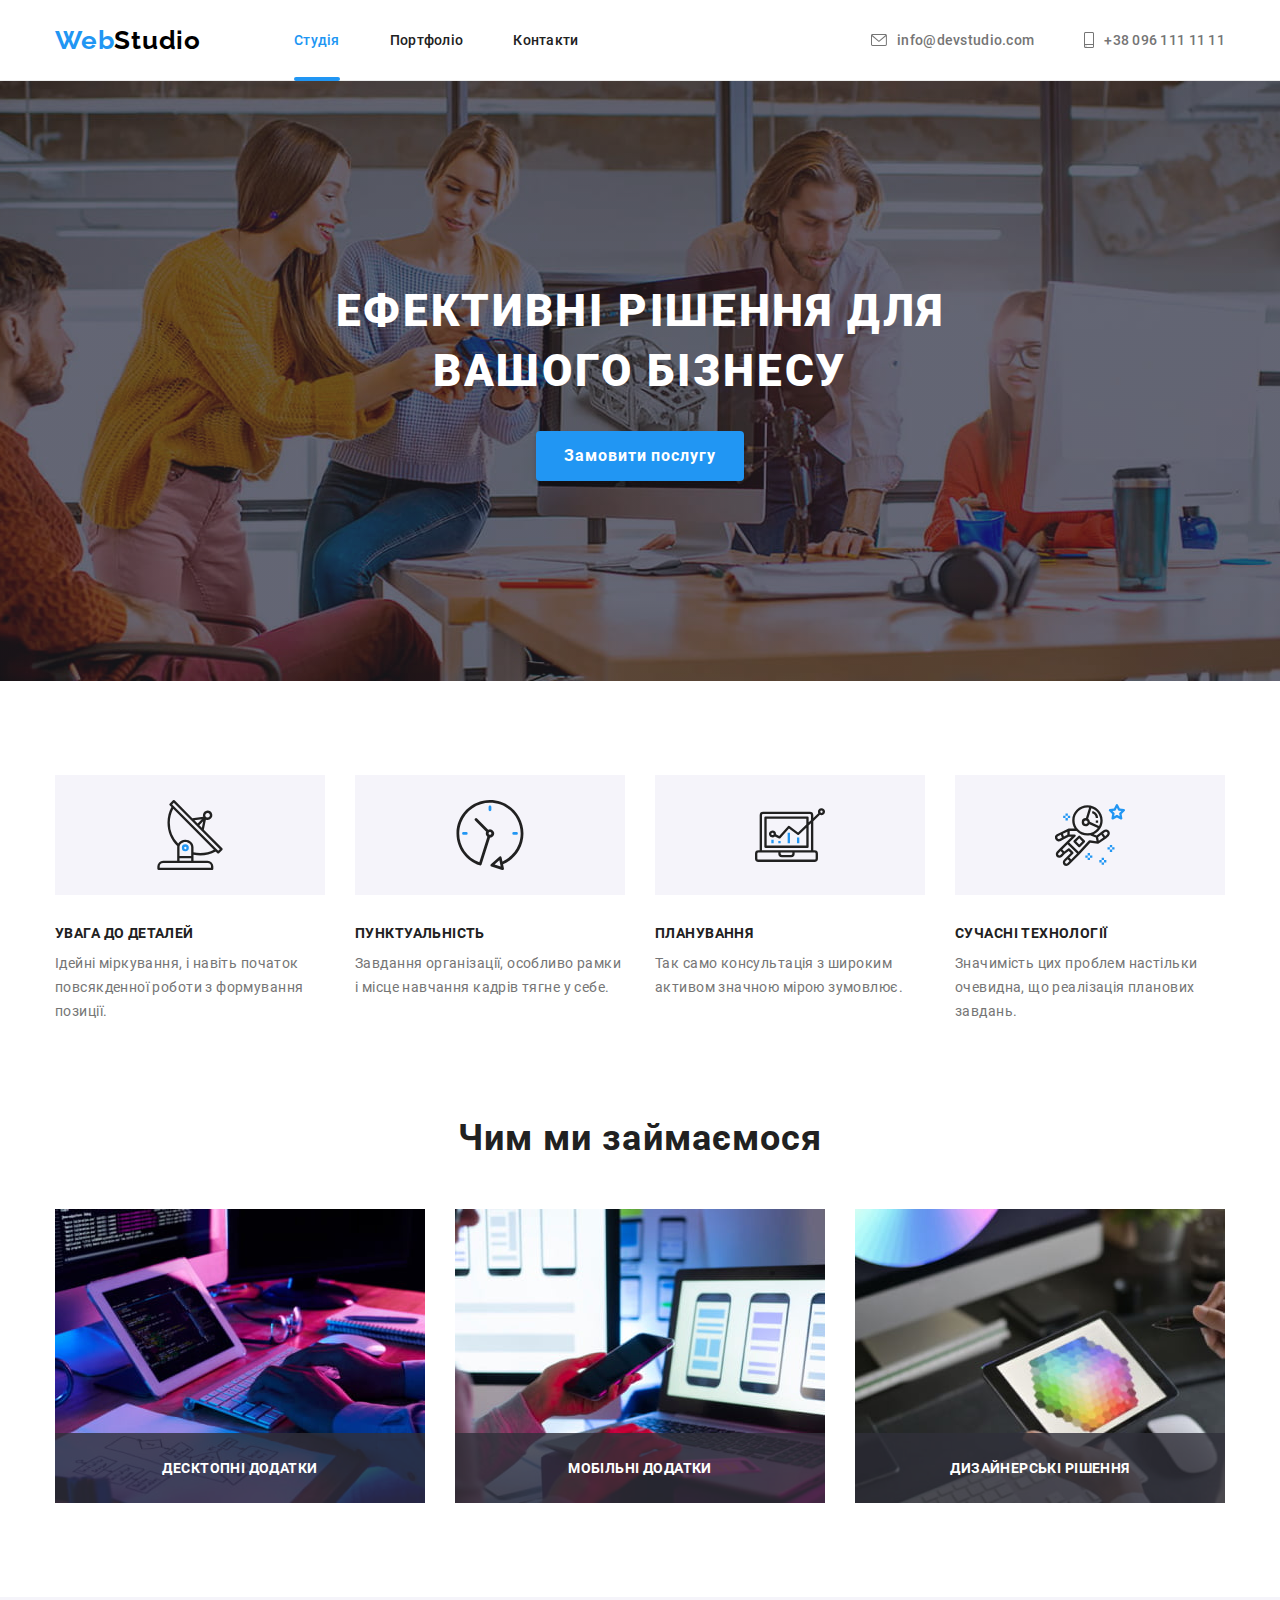
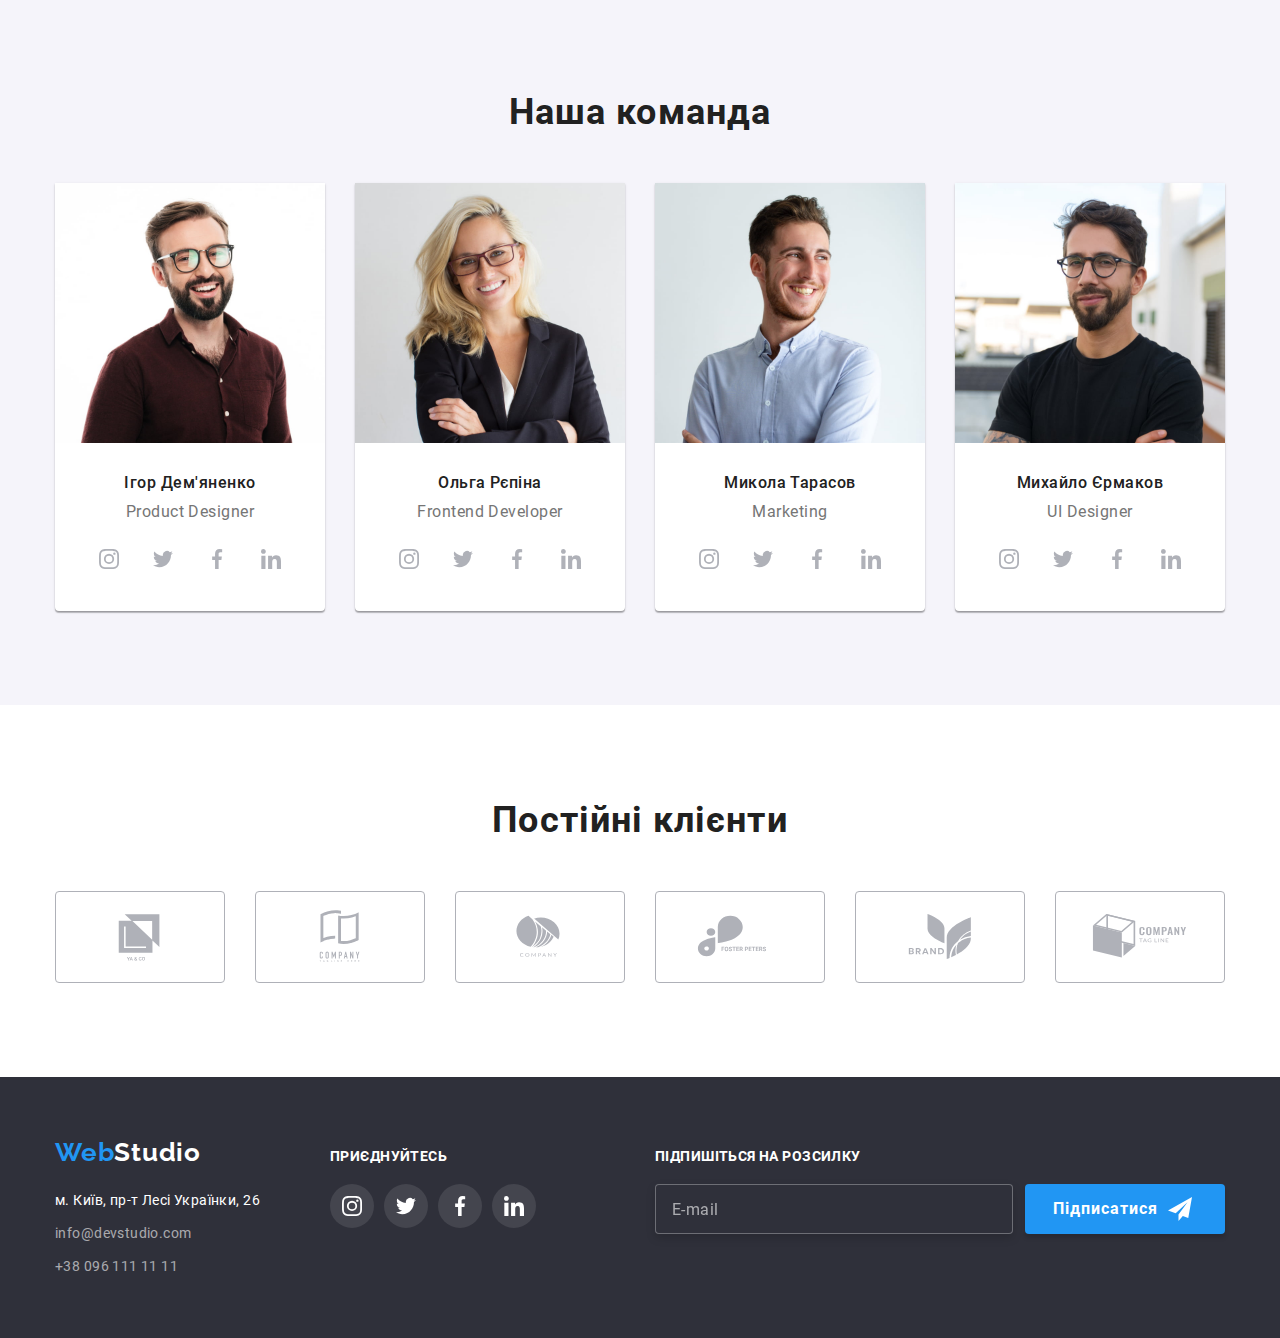
<file: index.html>
<!DOCTYPE html>
<html lang="uk">
  <head>
    <meta charset="UTF-8" />
    <meta http-equiv="X-UA-Compatible" content="IE=edge" />
    <meta name="viewport" content="width=device-width, initial-scale=1.0" />
    <title>Web Studio</title>    
    <link rel="stylesheet" href="./css/main.min.css" />
  </head>

  <body>
    <!-- Header -->
    <header class="header">
      <div class="container header__container">
        <nav class="nav">
          <a class="logo nav__logo" lang="en" href="./index.html">Web<span class="logo__dark">Studio</span></a>
          <ul class="nav__list">
            <li class="nav__item">
              <a class="nav__link nav__link--current" href="./index.html">Студія</a>
            </li>
            <li class="nav__item">
              <a class="nav__link" href="./portfolio.html">Портфоліо</a>
            </li>
            <li class="nav__item">
              <a class="nav__link" href="">Контакти</a>
            </li>
          </ul>
        </nav>

        <ul class="header-contacts">
          <li class="header-contacts__item">
            <a class="header-contacts__link" href="mailto:info@devstudio.com">
              <svg class="header-contacts__icon" width="16" height="12">
                <use href="./images/icons.svg#envelope"></use>
              </svg>
              info@devstudio.com</a
            >
          </li>
          <li class="header-contacts__item">
            <a class="header-contacts__link" href="tel:+380961111111">
              <svg class="header-contacts__icon" width="10" height="16">
                <use href="./images/icons.svg#smartphone"></use>
              </svg>
              +38 096 111 11 11</a
            >
          </li>
        </ul>
      </div>
    </header>

    <main>
      <!-- Hero -->
      <section class="hero section">
        <div class="container">
          <h1 class="hero__title">Ефективні рішення для вашого бізнесу</h1>
          <button class="btn" type="button" data-modal-open>Замовити послугу</button>
        </div>
      </section>

      <!-- Features -->
      <section class="features section">
        <div class="container">
          <h2 class="visually-hidden">Особливості нашої роботи</h2>
          <ul class="features__list">
            <li class="features__item">
              <div class="features__box">
                <svg width="70" height="70">
                  <use href="./images/icons.svg#antenna"></use>
                </svg>
              </div>
              <h3 class="features__title">УВАГА ДО ДЕТАЛЕЙ</h3>
              <p class="features__text">Ідейні міркування, і навіть початок повсякденної роботи з формування позиції.</p>
            </li>
            <li class="features__item">
              <div class="features__box">
                <svg width="70" height="70">
                  <use href="./images/icons.svg#clock"></use>
                </svg>
              </div>
              <h3 class="features__title">ПУНКТУАЛЬНІСТЬ</h3>
              <p class="features__text">Завдання організації, особливо рамки і місце навчання кадрів тягне у себе.</p>
            </li>
            <li class="features__item">
              <div class="features__box">
                <svg width="70" height="70">
                  <use href="./images/icons.svg#diagram"></use>
                </svg>
              </div>
              <h3 class="features__title">ПЛАНУВАННЯ</h3>
              <p class="features__text">Так само консультація з широким активом значною мірою зумовлює.</p>
            </li>
            <li class="features__item">
              <div class="features__box">
                <svg width="70" height="70">
                  <use href="./images/icons.svg#astronaut"></use>
                </svg>
              </div>
              <h3 class="features__title">СУЧАСНІ ТЕХНОЛОГІЇ</h3>
              <p class="features__text">Значимість цих проблем настільки очевидна, що реалізація планових завдань.</p>
            </li>
          </ul>
        </div>
      </section>

      <!-- Our work -->
      <section class="work section">
        <div class="container">
          <h2 class="studio-section-title">Чим ми займаємося</h2>
          <ul class="work__list">
            <li class="work__item">
              <img class="work__img" src="./images/studio/img.jpg" alt="Створюємо структуру вашого сайту" width="370" />
              <div class="work__wrapper">
                <h3 class="work__title">Десктопні додатки</h3>
              </div>
            </li>
            <li class="work__item">
              <img class="work__img" src="./images/studio/img2.jpg" alt="Адаптивна верстка під будь-який пристрій" width="370" />
              <div class="work__wrapper">
                <h3 class="work__title">Мобільні додатки</h3>
              </div>
            </li>
            <li class="work__item">
              <img class="work__img" src="./images/studio/img3.jpg" alt="Бездоганний дизайн" width="370" />
              <div class="work__wrapper">
                <h3 class="work__title">Дизайнерські рішення</h3>
              </div>
            </li>
          </ul>
        </div>
      </section>

      <!-- Team -->
      <section class="team section">
        <div class="container">
          <h2 class="studio-section-title">Наша команда</h2>
          <ul class="team__list">
            <li class="team__item">
              <img class="team__avatar" src="./images/studio/img4.jpg" alt="Хлопець у темно-червоній сорочці та окулярах" width="270" />
              <div class="team__group">
                <h3 class="team__name">Ігор Дем'яненко</h3>
                <p class="team__position" lang="en">Product Designer</p>
                <ul class="socials">
                  <li class="socials__item">
                    <a class="socials__link" href="https://instagram.com" target="_blank" rel="noopener noreferrer" aria-label="Instagram">
                      <svg class="socials__icon" width="20" height="20">
                        <use href="./images/icons.svg#instagram"></use>
                      </svg>
                    </a>
                  </li>
                  <li class="socials__item">
                    <a class="socials__link" href="https://twitter.com" target="_blank" rel="noopener noreferrer" aria-label="Twitter">
                      <svg class="socials__icon" width="20" height="20">
                        <use href="./images/icons.svg#twitter"></use>
                      </svg>
                    </a>
                  </li>
                  <li class="socials__item">
                    <a class="socials__link" href="https://facebook.com" target="_blank" rel="noopener noreferrer" aria-label="Facebook">
                      <svg class="socials__icon" width="20" height="20">
                        <use href="./images/icons.svg#facebook"></use>
                      </svg>
                    </a>
                  </li>
                  <li class="socials__item">
                    <a class="socials__link" href="https://linkedin.com" target="_blank" rel="noopener noreferrer" aria-label="LinkedIn">
                      <svg class="socials__icon" width="20" height="20">
                        <use href="./images/icons.svg#linkedin"></use>
                      </svg>
                    </a>
                  </li>
                </ul>
              </div>
            </li>
            <li class="team__item">
              <img class="team__avatar" src="./images/studio/img5.jpg" alt="Білява дівчина в окулярах" width="270" />
              <div class="team__group">
                <h3 class="team__name">Ольга Рєпіна</h3>
                <p class="team__position" lang="en">Frontend Developer</p>
                <ul class="socials">
                  <li class="socials__item">
                    <a class="socials__link" href="https://instagram.com" target="_blank" rel="noopener noreferrer" aria-label="Instagram">
                      <svg class="socials__icon" width="20" height="20">
                        <use href="./images/icons.svg#instagram"></use>
                      </svg>
                    </a>
                  </li>
                  <li class="socials__item">
                    <a class="socials__link" href="https://twitter.com" target="_blank" rel="noopener noreferrer" aria-label="Twitter">
                      <svg class="socials__icon" width="20" height="20">
                        <use href="./images/icons.svg#twitter"></use>
                      </svg>
                    </a>
                  </li>
                  <li class="socials__item">
                    <a class="socials__link" href="https://facebook.com" target="_blank" rel="noopener noreferrer" aria-label="Facebook">
                      <svg class="socials__icon" width="20" height="20">
                        <use href="./images/icons.svg#facebook"></use>
                      </svg>
                    </a>
                  </li>
                  <li class="socials__item">
                    <a class="socials__link" href="https://linkedin.com" target="_blank" rel="noopener noreferrer" aria-label="LinkedIn">
                      <svg class="socials__icon" width="20" height="20">
                        <use href="./images/icons.svg#linkedin"></use>
                      </svg>
                    </a>
                  </li>
                </ul>
              </div>
            </li>
            <li class="team__item">
              <img class="team__avatar" src="./images/studio/img6.jpg" alt="Хлопець у блакитній сорочці" width="270" />
              <div class="team__group">
                <h3 class="team__name">Микола Тарасов</h3>
                <p class="team__position" lang="en">Marketing</p>
                <ul class="socials">
                  <li class="socials__item">
                    <a class="socials__link" href="https://instagram.com" target="_blank" rel="noopener noreferrer" aria-label="Instagram">
                      <svg class="socials__icon" width="20" height="20">
                        <use href="./images/icons.svg#instagram"></use>
                      </svg>
                    </a>
                  </li>
                  <li class="socials__item">
                    <a class="socials__link" href="https://twitter.com" target="_blank" rel="noopener noreferrer" aria-label="Twitter">
                      <svg class="socials__icon" width="20" height="20">
                        <use href="./images/icons.svg#twitter"></use>
                      </svg>
                    </a>
                  </li>
                  <li class="socials__item">
                    <a class="socials__link" href="https://facebook.com" target="_blank" rel="noopener noreferrer" aria-label="Facebook">
                      <svg class="socials__icon" width="20" height="20">
                        <use href="./images/icons.svg#facebook"></use>
                      </svg>
                    </a>
                  </li>
                  <li class="socials__item">
                    <a class="socials__link" href="https://linkedin.com" target="_blank" rel="noopener noreferrer" aria-label="LinkedIn">
                      <svg class="socials__icon" width="20" height="20">
                        <use href="./images/icons.svg#linkedin"></use>
                      </svg>
                    </a>
                  </li>
                </ul>
              </div>
            </li>
            <li class="team__item">
              <img class="team__avatar" src="./images/studio/img7.jpg" alt="Хлопець у чорній футболці та окулярах" width="270" />
              <div class="team__group">
                <h3 class="team__name">Михайло Єрмаков</h3>
                <p class="team__position" lang="en">UI Designer</p>
                <ul class="socials">
                  <li class="socials__item">
                    <a class="socials__link" href="https://instagram.com" target="_blank" rel="noopener noreferrer" aria-label="Instagram">
                      <svg class="socials__icon" width="20" height="20">
                        <use href="./images/icons.svg#instagram"></use>
                      </svg>
                    </a>
                  </li>
                  <li class="socials__item">
                    <a class="socials__link" href="https://twitter.com" target="_blank" rel="noopener noreferrer" aria-label="Twitter">
                      <svg class="socials__icon" width="20" height="20">
                        <use href="./images/icons.svg#twitter"></use>
                      </svg>
                    </a>
                  </li>
                  <li class="socials__item">
                    <a class="socials__link" href="https://facebook.com" target="_blank" rel="noopener noreferrer" aria-label="Facebook">
                      <svg class="socials__icon" width="20" height="20">
                        <use href="./images/icons.svg#facebook"></use>
                      </svg>
                    </a>
                  </li>
                  <li class="socials__item">
                    <a class="socials__link" href="https://linkedin.com" target="_blank" rel="noopener noreferrer" aria-label="LinkedIn">
                      <svg class="socials__icon" width="20" height="20">
                        <use href="./images/icons.svg#linkedin"></use>
                      </svg>
                    </a>
                  </li>
                </ul>
              </div>
            </li>
          </ul>
        </div>
      </section>

      <!-- Clients -->
      <section class="clients section">
        <div class="container">
          <h2 class="studio-section-title">Постійні клієнти</h2>
          <ul class="clients__list">
            <li class="clients__item">
              <a href="" class="clients__link">
                <svg class="clients__icon" width="106" height="60">
                  <use href="./images/icons.svg#company1"></use>
                </svg>
              </a>
            </li>
            <li class="clients__item">
              <a href="" class="clients__link">
                <svg class="clients__icon" width="106" height="60">
                  <use href="./images/icons.svg#company2"></use>
                </svg>
              </a>
            </li>
            <li class="clients__item">
              <a href="" class="clients__link">
                <svg class="clients__icon" width="106" height="60">
                  <use href="./images/icons.svg#company3"></use>
                </svg>
              </a>
            </li>
            <li class="clients__item">
              <a href="" class="clients__link">
                <svg class="clients__icon" width="106" height="60">
                  <use href="./images/icons.svg#company4"></use>
                </svg>
              </a>
            </li>
            <li class="clients__item">
              <a href="" class="clients__link">
                <svg class="clients__icon" width="106" height="60">
                  <use href="./images/icons.svg#company5"></use>
                </svg>
              </a>
            </li>
            <li class="clients__item">
              <a href="" class="clients__link">
                <svg class="clients__icon" width="106" height="60">
                  <use href="./images/icons.svg#company6"></use>
                </svg>
              </a>
            </li>
          </ul>
        </div>
      </section>
    </main>

    <!-- Footer -->
    <footer class="footer">
      <div class="container footer__wrapper">
        <div class="footer-contacts">
          <a class="logo footer__logo" lang="en" href="./index.html">Web<span class="logo__light">Studio</span> </a>
          <address class="address">
            <p class="address__text">м. Київ, пр-т Лесі Українки, 26 </p>
            <ul class="address__list">
              <li class="address__item">
                <a class="address__link" href="mailto:info@devstudio.com">info@devstudio.com</a>
              </li>
              <li class="address__item">
                <a class="address__link" href="tel:+380961111111">+38 096 111 11 11</a>
              </li>
            </ul>
          </address>
        </div>

        <div class="footer-socials">
          <p class="footer-socials__text">приєднуйтесь</p>
          <ul class="socials">
            <li class="socials__item">
              <a class="socials__link" href="https://instagram.com" target="_blank" rel="noopener noreferrer" aria-label="Instagram">
                <svg class="socials__icon" width="20" height="20">
                  <use href="./images/icons.svg#instagram"></use>
                </svg>
              </a>
            </li>
            <li class="socials__item">
              <a class="socials__link" href="https://twitter.com" target="_blank" rel="noopener noreferrer" aria-label="Twitter">
                <svg class="socials__icon" width="20" height="20">
                  <use href="./images/icons.svg#twitter"></use>
                </svg>
              </a>
            </li>
            <li class="socials__item">
              <a class="socials__link" href="https://facebook.com" target="_blank" rel="noopener noreferrer" aria-label="Facebook">
                <svg class="socials__icon" width="20" height="20">
                  <use href="./images/icons.svg#facebook"></use>
                </svg>
              </a>
            </li>
            <li class="socials__item">
              <a class="socials__link" href="https://linkedin.com" target="_blank" rel="noopener noreferrer" aria-label="LinkedIn">
                <svg class="socials__icon" width="20" height="20">
                  <use href="./images/icons.svg#linkedin"></use>
                </svg>
              </a>
            </li>
          </ul>
        </div>

        <div class="subs">
          <p class="footer-socials__text">Підпишіться на розсилку</p>
          <form class="subs__wrapper" autocomplete="off" name="subs">
            <label class="subs__field">
              <input class="subs__input" type="email" name="subs-mail" placeholder="E-mail" />
            </label>

            <button class="btn subs__btn" type="submit">
              Підписатися
              <svg class="subs__icon" width="24" height="24">
                <use href="./images/icons.svg#send"></use>
              </svg>
            </button>
          </form>
        </div>
      </div>
    </footer>

    <!-- Modal window -->
    <div class="backdrop is-hidden" data-modal>
      <div class="modal">
        <button class="modal__btn" type="button" data-modal-close>
          <svg width="18" height="18">
            <use href="./images/icons.svg#close"></use>
          </svg>
        </button>

        <form class="register" name="register-form" autocomplete="off">
          <p class="register__title">Залиште свої дані, ми вам передзвонимо</p>

          <div class="register__group" role="group">
            <label class="register__field">
              <input class="register__input" type="text" name="name" placeholder=" " />
              <span class="register__label">Ім'я</span>
              <svg class="register__icon" width="18" height="18">
                <use href="./images/icons.svg#person"></use>
              </svg>
            </label>

            <label class="register__field">
              <input class="register__input" type="tel" name="tel" placeholder=" " />
              <span class="register__label">Телефон</span>
              <svg class="register__icon" width="18" height="18">
                <use href="./images/icons.svg#phone"></use>
              </svg>
            </label>

            <label class="register__field">
              <input class="register__input" type="email" name="mail" placeholder=" " />
              <span class="register__label">Пошта</span>
              <svg class="register__icon" width="18" height="18">
                <use href="./images/icons.svg#email"></use>
              </svg>
            </label>

            <label class="register__field">
              <textarea class="register__message" name="message" rows="8" placeholder="Введіть текст"></textarea>
              <span class="register__comment">Коментар</span>
            </label>
          </div>

          <label class="register__agreement">
            <input class="register__checkbox visually-hidden" type="checkbox" name="checkbox" />
            <svg class="icon" width="16" height="15">
              <use class="icon__checked" href="./images/icons.svg#checked"></use>
              <use class="icon__unchecked" href="./images/icons.svg#unchecked"></use>
            </svg>
            <span class="register__desc">
              Погоджуюся з розсилкою та приймаю
              <a class="register__link" href="">Умови договору</a>
            </span>
          </label>

          <button class="btn register__btn" type="submit">Відправити</button>
        </form>
      </div>
    </div>

    <script src="./js/modal.js"></script>
  </body>
</html>
</file>
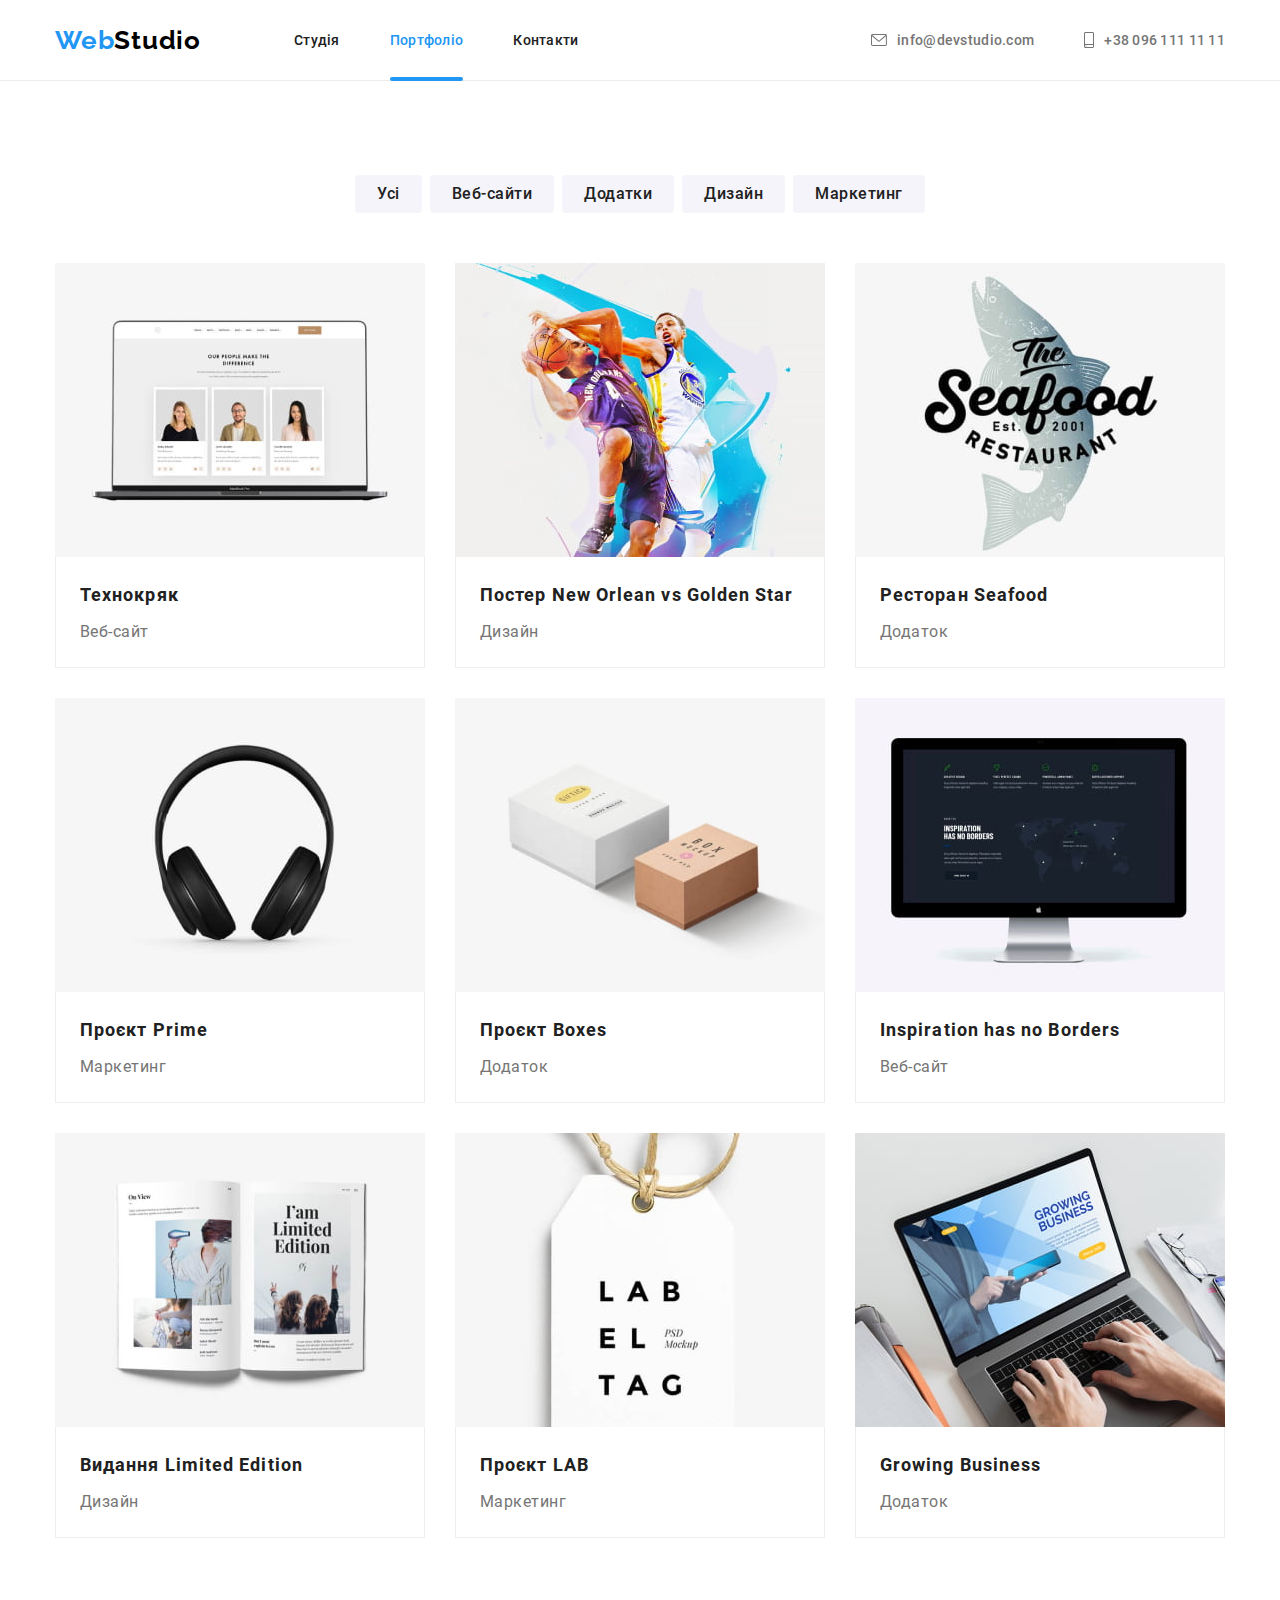
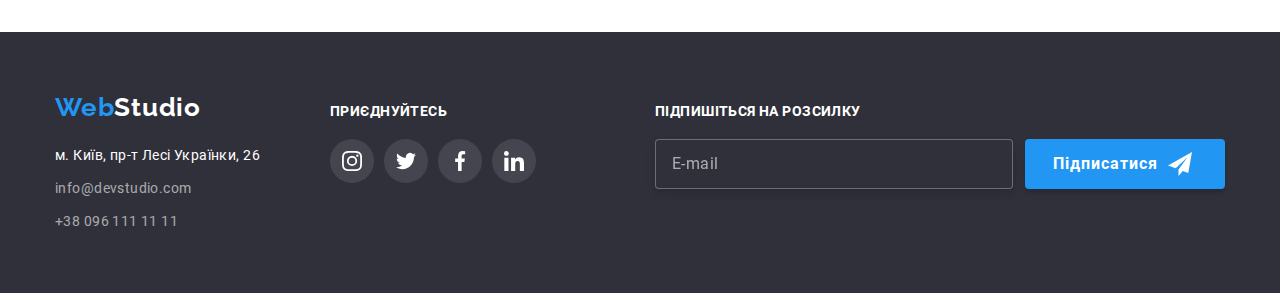
<file: portfolio.html>
<!DOCTYPE html>
<html lang="uk">
  <head>
    <meta charset="UTF-8" />
    <meta http-equiv="X-UA-Compatible" content="IE=edge" />
    <meta name="viewport" content="width=device-width, initial-scale=1.0" />
    <title>Web Studio Portfolio</title>
    <link rel="stylesheet" href="./css/main.min.css" />
  </head>

  <body>
    <!-- Header -->
    <header class="header">
      <div class="container header__container">
        <nav class="nav">
          <a class="logo nav__logo" lang="en" href="./index.html">Web<span class="logo__dark">Studio</span></a>
          <ul class="nav__list">
            <li class="nav__item">
              <a class="nav__link" href="./index.html">Студія</a>
            </li>
            <li class="nav__item">
              <a class="nav__link nav__link--current" href="./portfolio.html">Портфоліо</a>
            </li>
            <li class="nav__item">
              <a class="nav__link" href="">Контакти</a>
            </li>
          </ul>
        </nav>

        <ul class="header-contacts">
          <li class="header-contacts__item">
            <a class="header-contacts__link" href="mailto:info@devstudio.com">
              <svg class="header-contacts__icon" width="16" height="12">
                <use href="./images/icons.svg#envelope"></use>
              </svg>
              info@devstudio.com</a
            >
          </li>
          <li class="header-contacts__item">
            <a class="header-contacts__link" href="tel:+380961111111">
              <svg class="header-contacts__icon" width="10" height="16">
                <use href="./images/icons.svg#smartphone"></use>
              </svg>
              +38 096 111 11 11</a
            >
          </li>
        </ul>
      </div>
    </header>

    <main>
      <!-- Portfolio -->
      <section class="portfolio section">
        <div class="container">
          <h1 class="portfolio__title visually-hidden">Наші проекти</h1>
          <ul class="filter">
            <li class="filter__item"><button class="filter__btn" type="button">Усі</button></li>
            <li class="filter__item"><button class="filter__btn" type="button">Веб-сайти</button></li>
            <li class="filter__item"><button class="filter__btn" type="button">Додатки</button></li>
            <li class="filter__item"><button class="filter__btn" type="button">Дизайн</button></li>
            <li class="filter__item"><button class="filter__btn" type="button">Маркетинг</button></li>
          </ul>

          <ul class="portfolio__list">
            <li class="portfolio__item">
              <a href="" class="portfolio__link">
                <div class="portfolio__thumb">
                  <img class="portfolio__img" src="./images/portfolio/img.jpg" alt="Персональні картки трьох людин" width="370" height="294" />
                  <div class="overlay">
                    <p class="overlay__desc">
                      Ресурс пропонує комплексні пропозиції з різним рівнем функціоналу та сервісів. Все це дозволить відвідувачу отримати вичерпні відомості про компанію чи приватну особу.
                    </p>
                  </div>
                </div>
                <div class="portfolio__group">
                  <h2 class="portfolio__subtitle">Технокряк</h2>
                  <p class="portfolio__text">Веб-сайт</p>
                </div>
              </a>
            </li>
            <li class="portfolio__item">
              <a href="" class="portfolio__link">
                <div class="portfolio__thumb">
                  <img class="portfolio__img" src="./images/portfolio/img2.jpg" alt="Грають два баскетболісти" width="370" height="294" />
                  <div class="overlay">
                    <p class="overlay__desc">
                      Ресурс пропонує комплексні пропозиції з різним рівнем функціоналу та сервісів. Все це дозволить відвідувачу отримати вичерпні відомості про компанію чи приватну особу.
                    </p>
                  </div>
                </div>
                <div class="portfolio__group">
                  <h2 class="portfolio__subtitle">Постер <span lang="en">New Orlean vs Golden Star</span> </h2>
                  <p class="portfolio__text">Дизайн</p>
                </div>
              </a>
            </li>
            <li class="portfolio__item">
              <a href="" class="portfolio__link">
                <div class="portfolio__thumb">
                  <img class="portfolio__img" src="./images/portfolio/img3.jpg" alt="Назва ресторану на фоні риби" width="370" height="294" />
                  <div class="overlay">
                    <p class="overlay__desc">
                      Ресурс пропонує комплексні пропозиції з різним рівнем функціоналу та сервісів. Все це дозволить відвідувачу отримати вичерпні відомості про компанію чи приватну особу.
                    </p>
                  </div>
                </div>
                <div class="portfolio__group">
                  <h2 class="portfolio__subtitle">Ресторан <span lang="en">Seafood</span> </h2>
                  <p class="portfolio__text">Додаток</p>
                </div>
              </a>
            </li>
            <li class="portfolio__item">
              <a href="" class="portfolio__link">
                <div class="portfolio__thumb">
                  <img class="portfolio__img" src="./images/portfolio/img4.jpg" alt="Чорні навушники" width="370" height="294" />
                  <div class="overlay">
                    <p class="overlay__desc">
                      Ресурс пропонує комплексні пропозиції з різним рівнем функціоналу та сервісів. Все це дозволить відвідувачу отримати вичерпні відомості про компанію чи приватну особу.
                    </p>
                  </div>
                </div>
                <div class="portfolio__group">
                  <h2 class="portfolio__subtitle">Проєкт <span lang="en">Prime</span></h2>
                  <p class="portfolio__text">Маркетинг</p>
                </div>
              </a>
            </li>
            <li class="portfolio__item">
              <a href="" class="portfolio__link">
                <div class="portfolio__thumb">
                  <img class="portfolio__img" src="./images/portfolio/img5.jpg" alt="Біла та коричнева коробка" width="370" height="294" />
                  <div class="overlay">
                    <p class="overlay__desc">
                      Ресурс пропонує комплексні пропозиції з різним рівнем функціоналу та сервісів. Все це дозволить відвідувачу отримати вичерпні відомості про компанію чи приватну особу.
                    </p>
                  </div>
                </div>
                <div class="portfolio__group">
                  <h2 class="portfolio__subtitle">Проєкт <span lang="en">Boxes</span></h2>
                  <p class="portfolio__text">Додаток</p>
                </div>
              </a>
            </li>
            <li class="portfolio__item">
              <a href="" class="portfolio__link">
                <div class="portfolio__thumb">
                  <img class="portfolio__img" src="./images/portfolio/img6.jpg" alt="Моноблок айМак" width="370" height="294" />
                  <div class="overlay">
                    <p class="overlay__desc">
                      Ресурс пропонує комплексні пропозиції з різним рівнем функціоналу та сервісів. Все це дозволить відвідувачу отримати вичерпні відомості про компанію чи приватну особу.
                    </p>
                  </div>
                </div>
                <div class="portfolio__group">
                  <h2 class="portfolio__subtitle"><span lang="en">Inspiration has no Borders</span></h2>
                  <p class="portfolio__text">Веб-сайт</p>
                </div>
              </a>
            </li>
            <li class="portfolio__item">
              <a href="" class="portfolio__link">
                <div class="portfolio__thumb">
                  <img class="portfolio__img" src="./images/portfolio/img7.jpg" alt="Розкрита книга" width="370" height="294" />
                  <div class="overlay">
                    <p class="overlay__desc">
                      Ресурс пропонує комплексні пропозиції з різним рівнем функціоналу та сервісів. Все це дозволить відвідувачу отримати вичерпні відомості про компанію чи приватну особу.
                    </p>
                  </div>
                </div>
                <div class="portfolio__group">
                  <h2 class="portfolio__subtitle">Видання <span lang="en">Limited Edition</span></h2>
                  <p class="portfolio__text">Дизайн</p>
                </div>
              </a>
            </li>
            <li class="portfolio__item">
              <a href="" class="portfolio__link">
                <div class="portfolio__thumb">
                  <img class="portfolio__img" src="./images/portfolio/img8.jpg" alt="Біла етикетка" width="370" height="294" />
                  <div class="overlay">
                    <p class="overlay__desc">
                      Ресурс пропонує комплексні пропозиції з різним рівнем функціоналу та сервісів. Все це дозволить відвідувачу отримати вичерпні відомості про компанію чи приватну особу.
                    </p>
                  </div>
                </div>
                <div class="portfolio__group">
                  <h2 class="portfolio__subtitle">Проєкт <span lang="en">LAB</span></h2>
                  <p class="portfolio__text">Маркетинг</p>
                </div>
              </a>
            </li>
            <li class="portfolio__item">
              <a href="" class="portfolio__link">
                <div class="portfolio__thumb">
                  <img class="portfolio__img" src="./images/portfolio/img9.jpg" alt="Ноутбук" width="370" height="294" />
                  <div class="overlay">
                    <p class="overlay__desc">
                      Ресурс пропонує комплексні пропозиції з різним рівнем функціоналу та сервісів. Все це дозволить відвідувачу отримати вичерпні відомості про компанію чи приватну особу.
                    </p>
                  </div>
                </div>
                <div class="portfolio__group">
                  <h2 class="portfolio__subtitle"><span lang="en">Growing Business</span></h2>
                  <p class="portfolio__text">Додаток</p>
                </div>
              </a>
            </li>
          </ul>
        </div>
      </section>
    </main>

    <!-- Footer -->
    <footer class="footer">
      <div class="container footer__wrapper">
        <div class="footer-contacts">
          <a class="logo footer__logo" lang="en" href="./index.html">Web<span class="logo__light">Studio</span> </a>
          <address class="address">
            <p class="address__text">м. Київ, пр-т Лесі Українки, 26 </p>
            <ul class="address__list">
              <li class="address__item">
                <a class="address__link" href="mailto:info@devstudio.com">info@devstudio.com</a>
              </li>
              <li class="address__item">
                <a class="address__link" href="tel:+380961111111">+38 096 111 11 11</a>
              </li>
            </ul>
          </address>
        </div>

        <div class="footer-socials">
          <p class="footer-socials__text">приєднуйтесь</p>
          <ul class="socials">
            <li class="socials__item">
              <a class="socials__link" href="https://instagram.com" target="_blank" rel="noopener noreferrer" aria-label="Instagram">
                <svg class="socials__icon" width="20" height="20">
                  <use href="./images/icons.svg#instagram"></use>
                </svg>
              </a>
            </li>
            <li class="socials__item">
              <a class="socials__link" href="https://twitter.com" target="_blank" rel="noopener noreferrer" aria-label="Twitter">
                <svg class="socials__icon" width="20" height="20">
                  <use href="./images/icons.svg#twitter"></use>
                </svg>
              </a>
            </li>
            <li class="socials__item">
              <a class="socials__link" href="https://facebook.com" target="_blank" rel="noopener noreferrer" aria-label="Facebook">
                <svg class="socials__icon" width="20" height="20">
                  <use href="./images/icons.svg#facebook"></use>
                </svg>
              </a>
            </li>
            <li class="socials__item">
              <a class="socials__link" href="https://linkedin.com" target="_blank" rel="noopener noreferrer" aria-label="LinkedIn">
                <svg class="socials__icon" width="20" height="20">
                  <use href="./images/icons.svg#linkedin"></use>
                </svg>
              </a>
            </li>
          </ul>
        </div>

        <div class="subs">
          <p class="footer-socials__text">Підпишіться на розсилку</p>
          <form class="subs__wrapper" autocomplete="off" name="subs">
            <label class="subs__field">
              <input class="subs__input" type="email" name="subs-mail" placeholder="E-mail" />
            </label>

            <button class="btn subs__btn" type="submit">
              Підписатися
              <svg class="subs__icon" width="24" height="24">
                <use href="./images/icons.svg#send"></use>
              </svg>
            </button>
          </form>
        </div>
      </div>
    </footer>
  </body>
</html>
</file>
<file: css/main.min.css>
/*! modern-normalize v1.1.0 | MIT License | https://github.com/sindresorhus/modern-normalize */*,::after,::before{-webkit-box-sizing:border-box;box-sizing:border-box}html{-moz-tab-size:4;-o-tab-size:4;tab-size:4}html{line-height:1.15;-webkit-text-size-adjust:100%}body{margin:0}body{font-family:system-ui,-apple-system,"Segoe UI",Roboto,Helvetica,Arial,sans-serif,"Apple Color Emoji","Segoe UI Emoji"}hr{height:0;color:inherit}abbr[title]{-webkit-text-decoration:underline dotted;text-decoration:underline dotted}b,strong{font-weight:bolder}code,kbd,pre,samp{font-family:ui-monospace,SFMono-Regular,Consolas,"Liberation Mono",Menlo,monospace;font-size:1em}small{font-size:80%}sub,sup{font-size:75%;line-height:0;position:relative;vertical-align:baseline}sub{bottom:-0.25em}sup{top:-0.5em}table{text-indent:0;border-color:inherit}button,input,optgroup,select,textarea{font-family:inherit;font-size:100%;line-height:1.15;margin:0}button,select{text-transform:none}[type=button],[type=reset],[type=submit],button{-webkit-appearance:button}::-moz-focus-inner{border-style:none;padding:0}:-moz-focusring{outline:1px dotted ButtonText}:-moz-ui-invalid{box-shadow:none}legend{padding:0}progress{vertical-align:baseline}::-webkit-inner-spin-button,::-webkit-outer-spin-button{height:auto}[type=search]{-webkit-appearance:textfield;outline-offset:-2px}::-webkit-search-decoration{-webkit-appearance:none}::-webkit-file-upload-button{-webkit-appearance:button;font:inherit}summary{display:list-item}:root{--main-font: Roboto, sans-serif;--secondary-font: Raleway, sans-serif;--main-txt-cl: #212121;--secondary-txt-cl: #757575;--light-txt-cl: #ffffff;--light-txt-cl-60: rgba(255, 255, 255, 0.6);--light-txt-cl-10: rgba(255, 255, 255, 0.1);--accent-txt-cl: #2196f3;--logo-txt-cl: #000000;--team-icon-txt-cl: #afb1b8;--placeholder-txt-cl-50: rgba(117, 117, 117, 0.5);--main-bg-cl: #ffffff;--light-bg-cl: #f5f4fa;--dark-bg-cl: #2f303a;--fallback-bg-cl: #c4c4c4;--accent-bg-cl: #2196f3;--accent-bg-cl-90: rgba(33, 150, 243, 0.9);--btn-accent-bg-cl: #188ce8;--work-bg-cl-80: rgba(47, 48, 58, 0.8);--backdrop-bg-cl-20: rgba(0, 0, 0, 0.2);--header-border-cl: #ececec;--cards-border-cl: #eeeeee;--light-border-cl-30: rgba(255, 255, 255, 0.3);--dark-border-cl-30: rgba(33, 33, 33, 0.2);--bg-gradient-cl-40: rgba(47, 48, 58, 0.4);--animation-time: 250ms;--animation-function: cubic-bezier(0.4, 0, 0.2, 1)}.visually-hidden{position:absolute;width:1px;height:1px;margin:-1px;border:0;padding:0;white-space:nowrap;-webkit-clip-path:inset(100%);clip-path:inset(100%);clip:rect(0 0 0 0);overflow:hidden}@font-face{font-family:"Raleway";font-style:normal;font-weight:700;src:url("../fonts/raleway-v28-latin-700.eot");src:local(""),url("../fonts/raleway-v28-latin-700.eot?#iefix") format("embedded-opentype"),url("../fonts/raleway-v28-latin-700.woff2") format("woff2"),url("../fonts/raleway-v28-latin-700.woff") format("woff"),url("../fonts/raleway-v28-latin-700.ttf") format("truetype"),url("../fonts/raleway-v28-latin-700.svg#Raleway") format("svg")}@font-face{font-family:"Roboto";font-style:normal;font-weight:400;src:url("../fonts/roboto-v30-latin_cyrillic-regular.eot");src:local(""),url("../fonts/roboto-v30-latin_cyrillic-regular.eot?#iefix") format("embedded-opentype"),url("../fonts/roboto-v30-latin_cyrillic-regular.woff2") format("woff2"),url("../fonts/roboto-v30-latin_cyrillic-regular.woff") format("woff"),url("../fonts/roboto-v30-latin_cyrillic-regular.ttf") format("truetype"),url("../fonts/roboto-v30-latin_cyrillic-regular.svg#Roboto") format("svg")}@font-face{font-family:"Roboto";font-style:normal;font-weight:500;src:url("../fonts/roboto-v30-latin_cyrillic-500.eot");src:local(""),url("../fonts/roboto-v30-latin_cyrillic-500.eot?#iefix") format("embedded-opentype"),url("../fonts/roboto-v30-latin_cyrillic-500.woff2") format("woff2"),url("../fonts/roboto-v30-latin_cyrillic-500.woff") format("woff"),url("../fonts/roboto-v30-latin_cyrillic-500.ttf") format("truetype"),url("../fonts/roboto-v30-latin_cyrillic-500.svg#Roboto") format("svg")}@font-face{font-family:"Roboto";font-style:normal;font-weight:700;src:url("../fonts/roboto-v30-latin_cyrillic-700.eot");src:local(""),url("../fonts/roboto-v30-latin_cyrillic-700.eot?#iefix") format("embedded-opentype"),url("../fonts/roboto-v30-latin_cyrillic-700.woff2") format("woff2"),url("../fonts/roboto-v30-latin_cyrillic-700.woff") format("woff"),url("../fonts/roboto-v30-latin_cyrillic-700.ttf") format("truetype"),url("../fonts/roboto-v30-latin_cyrillic-700.svg#Roboto") format("svg")}@font-face{font-family:"Roboto";font-style:normal;font-weight:900;src:url("../fonts/roboto-v30-latin_cyrillic-900.eot");src:local(""),url("../fonts/roboto-v30-latin_cyrillic-900.eot?#iefix") format("embedded-opentype"),url("../fonts/roboto-v30-latin_cyrillic-900.woff2") format("woff2"),url("../fonts/roboto-v30-latin_cyrillic-900.woff") format("woff"),url("../fonts/roboto-v30-latin_cyrillic-900.ttf") format("truetype"),url("../fonts/roboto-v30-latin_cyrillic-900.svg#Roboto") format("svg")}h1,h2,h3,h4,h6,h6,p{margin:0;padding:0}ul{list-style:none;margin:0;padding:0}a{text-decoration:none;color:currentColor}img{display:block;max-width:100%;height:auto}body{font-family:var(--main-font);color:var(--main-txt-cl);background-color:var(--main-bg-cl)}.container{width:1200px;padding-left:15px;padding-right:15px;margin-left:auto;margin-right:auto}.section{padding-top:94px;padding-bottom:94px}.studio-section-title{margin-bottom:50px;font-size:36px;line-height:1.1666666667;text-align:center;letter-spacing:.03em}.btn{padding:10px 28px;font-family:inherit;font-weight:700;font-size:16px;line-height:1.875;letter-spacing:.06em;color:var(--light-txt-cl);background-color:var(--accent-bg-cl);-webkit-box-shadow:0px 4px 4px rgba(0,0,0,.15);box-shadow:0px 4px 4px rgba(0,0,0,.15);border-radius:4px;border-width:0;cursor:pointer;-webkit-transition:background-color var(--animation-time) var(--animation-function);transition:background-color var(--animation-time) var(--animation-function)}.btn:hover,.btn:focus{background-color:var(--btn-accent-bg-cl)}.logo{padding-top:24px;padding-bottom:24px;font-family:var(--secondary-font);font-weight:700;font-size:26px;line-height:1.1923076923;letter-spacing:.03em;color:var(--accent-txt-cl)}.logo__dark{color:var(--logo-txt-cl)}.logo__light{color:var(--light-txt-cl)}.header{border-bottom:1px solid var(--header-border-cl)}.header__container{display:-webkit-box;display:-ms-flexbox;display:flex}.nav{display:-webkit-box;display:-ms-flexbox;display:flex;-webkit-box-align:center;-ms-flex-align:center;align-items:center}.nav__logo{margin-right:93px}.nav__list{display:-webkit-box;display:-ms-flexbox;display:flex;gap:50px}.nav__item{position:relative}.nav__link{display:block;padding-top:32px;padding-bottom:32px;font-weight:500;font-size:14px;line-height:1.1428571429;letter-spacing:.02em;-webkit-transition:color var(--animation-time) var(--animation-function);transition:color var(--animation-time) var(--animation-function)}.nav__link--current{color:var(--accent-txt-cl)}.nav__link--current::after{position:absolute;display:inline-block;left:0;bottom:-1.5%;content:"";height:4px;width:100%;border-radius:2px;background-color:var(--accent-bg-cl)}.nav__link:hover,.nav__link:focus{color:var(--accent-txt-cl)}.header-contacts{display:-webkit-box;display:-ms-flexbox;display:flex;margin-left:auto;gap:50px;-webkit-box-align:center;-ms-flex-align:center;align-items:center}.header-contacts__link{display:-webkit-box;display:-ms-flexbox;display:flex;gap:10px;-webkit-box-align:center;-ms-flex-align:center;align-items:center;padding-top:32px;padding-bottom:32px;font-weight:500;font-size:14px;line-height:1.1428571429;letter-spacing:.02em;-webkit-transition:color var(--animation-time) var(--animation-function);transition:color var(--animation-time) var(--animation-function);color:var(--secondary-txt-cl)}.header-contacts__link:hover,.header-contacts__link:focus{color:var(--accent-txt-cl)}.header-contacts__icon{fill:currentColor}.hero{max-width:1600px;margin-left:auto;margin-right:auto;padding-top:200px;padding-bottom:200px;text-align:center;background-color:var(--fallback-bg-cl);background-image:-webkit-gradient(linear, left top, left bottom, from(var(--bg-gradient-cl-40)), to(var(--bg-gradient-cl-40))),url(../images/studio/hero-bg.jpg);background-image:linear-gradient(var(--bg-gradient-cl-40), var(--bg-gradient-cl-40)),url(../images/studio/hero-bg.jpg);background-repeat:no-repeat;background-position:center;background-size:cover}.hero__title{margin-left:auto;margin-right:auto;margin-bottom:30px;width:700px;font-weight:900;font-size:44px;line-height:1.3636363636;text-align:center;letter-spacing:.06em;text-transform:uppercase;color:var(--light-txt-cl)}.features__list{display:-webkit-box;display:-ms-flexbox;display:flex;gap:30px}.features__item{-ms-flex-preferred-size:calc((100% - 90px)/3);flex-basis:calc((100% - 90px)/3)}.features__box{display:-webkit-box;display:-ms-flexbox;display:flex;height:120px;-webkit-box-align:center;-ms-flex-align:center;align-items:center;-webkit-box-pack:center;-ms-flex-pack:center;justify-content:center;margin-bottom:30px;background-color:var(--light-bg-cl)}.features__title{margin-bottom:10px;font-size:14px;line-height:1.1428571429;letter-spacing:.03em;text-transform:uppercase}.features__text{font-size:14px;line-height:1.7142857143;letter-spacing:.03em;color:var(--secondary-txt-cl)}.work{padding-top:0}.work__list{display:-webkit-box;display:-ms-flexbox;display:flex;gap:30px}.work__item{position:relative}.work__wrapper{position:absolute;left:0;bottom:0;width:100%;height:70px;display:-webkit-box;display:-ms-flexbox;display:flex;-webkit-box-align:center;-ms-flex-align:center;align-items:center;-webkit-box-pack:center;-ms-flex-pack:center;justify-content:center;background-color:var(--work-bg-cl-80)}.work__title{font-size:14px;line-height:1.1428571429;letter-spacing:.03em;text-transform:uppercase;color:var(--light-txt-cl)}.team{background-color:var(--light-bg-cl)}.team__list{display:-webkit-box;display:-ms-flexbox;display:flex;gap:30px}.team__item{-ms-flex-preferred-size:calc((100% - 90px)/4);flex-basis:calc((100% - 90px)/4);-webkit-box-shadow:0px 1px 3px rgba(0,0,0,.12),0px 1px 1px rgba(0,0,0,.14),0px 2px 1px rgba(0,0,0,.2);box-shadow:0px 1px 3px rgba(0,0,0,.12),0px 1px 1px rgba(0,0,0,.14),0px 2px 1px rgba(0,0,0,.2);border-radius:0px 0px 4px 4px;background-color:var(--main-bg-cl)}.team__name{margin-bottom:10px;font-weight:500;font-size:16px;line-height:1.1875;letter-spacing:.03em}.team__position{margin-bottom:16px;font-size:16px;line-height:1.1875;letter-spacing:.03em;color:var(--secondary-txt-cl)}.team__group{padding:30px;text-align:center}.socials{display:-webkit-box;display:-ms-flexbox;display:flex;gap:10px;-webkit-box-align:center;-ms-flex-align:center;align-items:center;-webkit-box-pack:center;-ms-flex-pack:center;justify-content:center}.socials__link{display:-webkit-box;display:-ms-flexbox;display:flex;width:44px;height:44px;-webkit-box-align:center;-ms-flex-align:center;align-items:center;-webkit-box-pack:center;-ms-flex-pack:center;justify-content:center;border-radius:50%;color:var(--team-icon-txt-cl);-webkit-transition:color var(--animation-time) var(--animation-function),background-color var(--animation-time) var(--animation-function);transition:color var(--animation-time) var(--animation-function),background-color var(--animation-time) var(--animation-function)}.socials__link:hover,.socials__link:focus{background-color:var(--accent-bg-cl);color:var(--light-txt-cl)}.socials__icon{fill:currentColor}.clients__list{display:-webkit-box;display:-ms-flexbox;display:flex;gap:30px;-webkit-box-pack:center;-ms-flex-pack:center;justify-content:center}.clients__item{width:170px;height:92px}.clients__link{display:-webkit-box;display:-ms-flexbox;display:flex;width:100%;height:100%;-webkit-box-pack:center;-ms-flex-pack:center;justify-content:center;-webkit-box-align:center;-ms-flex-align:center;align-items:center;border:1px solid var(--team-icon-txt-cl);border-radius:4px;color:var(--team-icon-txt-cl);-webkit-transition:color var(--animation-time) var(--animation-function),border-color var(--animation-time) var(--animation-function);transition:color var(--animation-time) var(--animation-function),border-color var(--animation-time) var(--animation-function)}.clients__link:hover,.clients__link:focus{color:var(--accent-txt-cl);border-color:var(--accent-txt-cl)}.clients__icon{fill:currentColor}.footer{padding-top:60px;padding-bottom:60px;background-color:var(--dark-bg-cl)}.footer__wrapper{display:-webkit-box;display:-ms-flexbox;display:flex;-webkit-box-align:baseline;-ms-flex-align:baseline;align-items:baseline}.footer-contacts{margin-right:70px}.footer__logo{display:block;padding-top:0;padding-bottom:0;margin-bottom:20px}.address__text{margin-bottom:9px;font-style:normal;font-size:14px;line-height:1.7142857143;letter-spacing:.03em;color:var(--light-txt-cl)}.address__item:not(:last-child){margin-bottom:9px}.address__link{font-style:normal;font-size:14px;line-height:1.7142857143;letter-spacing:.03em;color:var(--light-txt-cl-60);-webkit-transition:color var(--animation-time) var(--animation-function);transition:color var(--animation-time) var(--animation-function)}.address__link:hover,.address__link:focus{color:var(--accent-txt-cl)}.footer-socials{margin-right:auto}.footer-socials__text{margin-bottom:20px;font-weight:700;font-size:14px;line-height:1.1428571429;letter-spacing:.03em;text-transform:uppercase;color:var(--light-txt-cl)}.footer-socials .socials__link{color:var(--main-bg-cl);background-color:var(--light-txt-cl-10);-webkit-transition:background-color var(--animation-time) var(--animation-function);transition:background-color var(--animation-time) var(--animation-function)}.footer-socials .socials__icon{fill:currentColor}.socials__link:hover,.socials__link:focus{background-color:var(--accent-bg-cl)}.subs__wrapper{display:-webkit-box;display:-ms-flexbox;display:flex}.subs__input{width:358px;height:50px;margin-right:12px;padding:15px 16px;border:1px solid var(--light-border-cl-30);-webkit-filter:drop-shadow(0px 4px 4px rgba(0, 0, 0, 0.15));filter:drop-shadow(0px 4px 4px rgba(0, 0, 0, 0.15));border-radius:4px;background-color:var(--dark-bg-cl);color:var(--light-txt-cl-60)}.subs__input::-webkit-input-placeholder{font-size:16px;line-height:1.25;letter-spacing:.03em;color:var(--light-txt-cl-60)}.subs__input::-moz-placeholder{font-size:16px;line-height:1.25;letter-spacing:.03em;color:var(--light-txt-cl-60)}.subs__input:-ms-input-placeholder{font-size:16px;line-height:1.25;letter-spacing:.03em;color:var(--light-txt-cl-60)}.subs__input::-ms-input-placeholder{font-size:16px;line-height:1.25;letter-spacing:.03em;color:var(--light-txt-cl-60)}.subs__input::placeholder{font-size:16px;line-height:1.25;letter-spacing:.03em;color:var(--light-txt-cl-60)}.subs__btn{display:-webkit-box;display:-ms-flexbox;display:flex;width:200px;height:50px;gap:10px;-webkit-box-align:center;-ms-flex-align:center;align-items:center}.filter{display:-webkit-box;display:-ms-flexbox;display:flex;gap:8px;-webkit-box-pack:center;-ms-flex-pack:center;justify-content:center;margin-bottom:50px}.filter__btn{padding:6px 22px;border-radius:4px;border-width:0;font-family:inherit;font-weight:500;font-size:16px;line-height:1.625;text-align:center;letter-spacing:.03em;color:var(--main-txt-cl);background-color:var(--light-bg-cl);cursor:pointer;-webkit-transition:color var(--animation-time) var(--animation-function),background-color var(--animation-time) var(--animation-function),-webkit-box-shadow var(--animation-time) var(--animation-function);transition:color var(--animation-time) var(--animation-function),background-color var(--animation-time) var(--animation-function),-webkit-box-shadow var(--animation-time) var(--animation-function);transition:color var(--animation-time) var(--animation-function),background-color var(--animation-time) var(--animation-function),box-shadow var(--animation-time) var(--animation-function);transition:color var(--animation-time) var(--animation-function),background-color var(--animation-time) var(--animation-function),box-shadow var(--animation-time) var(--animation-function),-webkit-box-shadow var(--animation-time) var(--animation-function)}.filter__btn:hover,.filter__btn:focus{color:var(--light-txt-cl);background-color:var(--accent-bg-cl);-webkit-box-shadow:0px 3px 1px rgba(0,0,0,.1),0px 1px 2px rgba(0,0,0,.08),0px 2px 2px rgba(0,0,0,.12);box-shadow:0px 3px 1px rgba(0,0,0,.1),0px 1px 2px rgba(0,0,0,.08),0px 2px 2px rgba(0,0,0,.12)}.portfolio__list{display:-webkit-box;display:-ms-flexbox;display:flex;-ms-flex-wrap:wrap;flex-wrap:wrap;gap:30px}.portfolio__item{-ms-flex-preferred-size:calc((100% - 60px)/3);flex-basis:calc((100% - 60px)/3)}.portfolio__link{display:block;-webkit-transition:-webkit-box-shadow var(--animation-time) var(--animation-function);transition:-webkit-box-shadow var(--animation-time) var(--animation-function);transition:box-shadow var(--animation-time) var(--animation-function);transition:box-shadow var(--animation-time) var(--animation-function), -webkit-box-shadow var(--animation-time) var(--animation-function)}.portfolio__link:hover,.portfolio__link:focus{-webkit-box-shadow:0px 1px 1px rgba(0,0,0,.12),0px 4px 4px rgba(0,0,0,.06),1px 4px 6px rgba(0,0,0,.16);box-shadow:0px 1px 1px rgba(0,0,0,.12),0px 4px 4px rgba(0,0,0,.06),1px 4px 6px rgba(0,0,0,.16)}.portfolio__subtitle{margin-bottom:4px;font-size:18px;line-height:2;letter-spacing:.06em}.portfolio__text{font-size:16px;line-height:1.875;letter-spacing:.03em;color:var(--secondary-txt-cl)}.portfolio__group{padding:20px 24px;border-left:1px solid var(--cards-border-cl);border-right:1px solid var(--cards-border-cl);border-bottom:1px solid var(--cards-border-cl)}.portfolio__thumb{position:relative;overflow:hidden}.overlay{position:absolute;top:0;left:0;width:100%;height:100%;padding:24px;display:-webkit-box;display:-ms-flexbox;display:flex;-webkit-box-align:center;-ms-flex-align:center;align-items:center;-webkit-box-pack:center;-ms-flex-pack:center;justify-content:center;-webkit-transform:translateY(101%);transform:translateY(101%);-webkit-transition:-webkit-transform var(--animation-time) var(--animation-function);transition:-webkit-transform var(--animation-time) var(--animation-function);transition:transform var(--animation-time) var(--animation-function);transition:transform var(--animation-time) var(--animation-function), -webkit-transform var(--animation-time) var(--animation-function);background-color:var(--accent-bg-cl-90)}.portfolio__link:hover .overlay,.portfolio__link:focus .overlay{-webkit-transform:translateY(0);transform:translateY(0)}.overlay__desc{font-size:18px;line-height:1.5555555556;letter-spacing:.03em;color:var(--light-txt-cl)}.backdrop{position:fixed;top:0;left:0;z-index:1000;width:100%;height:100%;background-color:var(--backdrop-bg-cl-20);opacity:1;-webkit-transition:visibility 400ms ease-in-out,opacity 400ms ease-in-out;transition:visibility 400ms ease-in-out,opacity 400ms ease-in-out}.backdrop.is-hidden{opacity:0;pointer-events:none;visibility:hidden}.backdrop.is-hidden .modal{-webkit-transform:translate(-50%, -50%) scale(0.7) rotate(90deg);transform:translate(-50%, -50%) scale(0.7) rotate(90deg);opacity:0}.modal{position:absolute;top:50%;left:50%;padding:40px;width:528px;height:581px;background-color:var(--main-bg-cl);-webkit-box-shadow:0px 1px 3px rgba(0,0,0,.12),0px 1px 1px rgba(0,0,0,.14),0px 2px 1px rgba(0,0,0,.2);box-shadow:0px 1px 3px rgba(0,0,0,.12),0px 1px 1px rgba(0,0,0,.14),0px 2px 1px rgba(0,0,0,.2);border-radius:4px;opacity:1;-webkit-transform:translate(-50%, -50%) scale(1) rotate(360deg);transform:translate(-50%, -50%) scale(1) rotate(360deg);-webkit-transition:opacity 400ms ease-in-out,-webkit-transform 700ms ease-in-out;transition:opacity 400ms ease-in-out,-webkit-transform 700ms ease-in-out;transition:transform 700ms ease-in-out,opacity 400ms ease-in-out;transition:transform 700ms ease-in-out,opacity 400ms ease-in-out,-webkit-transform 700ms ease-in-out}.modal__btn{position:absolute;top:8px;right:8px;display:-webkit-box;display:-ms-flexbox;display:flex;-webkit-box-align:center;-ms-flex-align:center;align-items:center;-webkit-box-pack:center;-ms-flex-pack:center;justify-content:center;width:30px;height:30px;border:1px solid rgba(0,0,0,.1);border-radius:50%;padding:0;background-color:var(--main-bg-cl);cursor:pointer;outline:rgba(0,0,0,0);-webkit-transition:fill var(--animation-time) var(--animation-function),border-color var(--animation-time) var(--animation-function);transition:fill var(--animation-time) var(--animation-function),border-color var(--animation-time) var(--animation-function)}.modal__btn:hover,.modal__btn:focus{fill:var(--accent-txt-cl);border-color:var(--accent-bg-cl)}.register__title{margin-bottom:30px;font-weight:700;font-size:20px;line-height:1.15;text-align:center;letter-spacing:.03em}.register__group{margin-bottom:20px}.register__field{position:relative;display:block}.register__field:not(:last-child){margin-bottom:28px}.register__label{position:absolute;top:50%;left:42px;-webkit-transform:translateY(-50%);transform:translateY(-50%);font-size:12px;line-height:1.1666666667;letter-spacing:.01em;color:var(--secondary-txt-cl);-webkit-transition:-webkit-transform var(--animation-time) var(--animation-function);transition:-webkit-transform var(--animation-time) var(--animation-function);transition:transform var(--animation-time) var(--animation-function);transition:transform var(--animation-time) var(--animation-function), -webkit-transform var(--animation-time) var(--animation-function)}.register__input:not(:-moz-placeholder-shown)+.register__label{transform:translate(-42px, -41px)}.register__input:not(:-ms-input-placeholder)+.register__label{transform:translate(-42px, -41px)}.register__input:focus+.register__label,.register__input:not(:placeholder-shown)+.register__label{-webkit-transform:translate(-42px, -41px);transform:translate(-42px, -41px)}.register__input{width:100%;height:40px;padding-left:42px;padding-right:42px;border:1px solid var(--dark-border-cl-30);border-radius:4px;outline:rgba(0,0,0,0);-webkit-transition:border-color var(--animation-time) var(--animation-function);transition:border-color var(--animation-time) var(--animation-function)}.register__input:focus,.register__input:focus{border-color:var(--accent-bg-cl)}.register__icon{position:absolute;top:50%;left:12px;-webkit-transform:translateY(-50%);transform:translateY(-50%);-webkit-transition:fill var(--animation-time) var(--animation-function);transition:fill var(--animation-time) var(--animation-function)}.register__input:focus~.register__icon{fill:var(--accent-txt-cl)}.register__message{display:block;width:100%;height:120px;padding:12px 16px;font-size:12px;line-height:1.1666666667;letter-spacing:.01em;resize:none;outline:rgba(0,0,0,0);border:1px solid var(--dark-border-cl-30);border-radius:4px}.register__message::-webkit-input-placeholder{font-size:12px;line-height:1.1666666667;letter-spacing:.01em;color:var(--placeholder-txt-cl-50);opacity:0;-webkit-transition:opacity var(--animation-time) var(--animation-function);transition:opacity var(--animation-time) var(--animation-function)}.register__message::-moz-placeholder{font-size:12px;line-height:1.1666666667;letter-spacing:.01em;color:var(--placeholder-txt-cl-50);opacity:0;-moz-transition:opacity var(--animation-time) var(--animation-function);transition:opacity var(--animation-time) var(--animation-function)}.register__message:-ms-input-placeholder{font-size:12px;line-height:1.1666666667;letter-spacing:.01em;color:var(--placeholder-txt-cl-50);opacity:0;-ms-transition:opacity var(--animation-time) var(--animation-function);transition:opacity var(--animation-time) var(--animation-function)}.register__message::-ms-input-placeholder{font-size:12px;line-height:1.1666666667;letter-spacing:.01em;color:var(--placeholder-txt-cl-50);opacity:0;-ms-transition:opacity var(--animation-time) var(--animation-function);transition:opacity var(--animation-time) var(--animation-function)}.register__message::placeholder{font-size:12px;line-height:1.1666666667;letter-spacing:.01em;color:var(--placeholder-txt-cl-50);opacity:0;-webkit-transition:opacity var(--animation-time) var(--animation-function);transition:opacity var(--animation-time) var(--animation-function)}.register__message:focus::-webkit-input-placeholder{opacity:1}.register__message:focus::-moz-placeholder{opacity:1}.register__message:focus:-ms-input-placeholder{opacity:1}.register__message:focus::-ms-input-placeholder{opacity:1}.register__message:focus::placeholder{opacity:1}.register__comment{position:absolute;top:13px;left:17px;font-size:12px;line-height:1.1666666667;letter-spacing:.01em;color:var(--secondary-txt-cl);-webkit-transition:-webkit-transform var(--animation-time) var(--animation-function);transition:-webkit-transform var(--animation-time) var(--animation-function);transition:transform var(--animation-time) var(--animation-function);transition:transform var(--animation-time) var(--animation-function), -webkit-transform var(--animation-time) var(--animation-function)}.register__message:not(:-moz-placeholder-shown)+.register__comment{transform:translate(-16px, -33px)}.register__message:not(:-ms-input-placeholder)+.register__comment{transform:translate(-16px, -33px)}.register__message:focus+.register__comment,.register__message:not(:placeholder-shown)+.register__comment{-webkit-transform:translate(-16px, -33px);transform:translate(-16px, -33px)}.register__agreement{display:-webkit-box;display:-ms-flexbox;display:flex;gap:7px;-webkit-box-align:center;-ms-flex-align:center;align-items:center;-webkit-box-pack:center;-ms-flex-pack:center;justify-content:center;margin-bottom:30px}.icon__checked{opacity:0;-webkit-transition:opacity var(--animation-time) var(--animation-function);transition:opacity var(--animation-time) var(--animation-function)}.register__checkbox:checked+.icon .icon__checked{opacity:1}.icon__unchecked{opacity:1;-webkit-transition:opacity var(--animation-time) var(--animation-function);transition:opacity var(--animation-time) var(--animation-function)}.register__checkbox:checked+.icon .icon__unchecked{opacity:0}.icon{-webkit-transition:fill var(--animation-time) var(--animation-function),fill var(--animation-time) var(--animation-function);transition:fill var(--animation-time) var(--animation-function),fill var(--animation-time) var(--animation-function)}.register__checkbox:focus+.icon,.register__checkbox:hover+.icon{fill:var(--accent-txt-cl)}.register__desc{-webkit-user-select:none;-moz-user-select:none;-ms-user-select:none;user-select:none;font-size:14px;line-height:1.7142857143;letter-spacing:.03em;color:var(--secondary-txt-cl)}.register__btn{width:200px;height:50px;display:block;margin:0 auto}.register__link{text-decoration:underline;color:var(--accent-txt-cl)}/*# sourceMappingURL=main.min.css.map */
</file>
